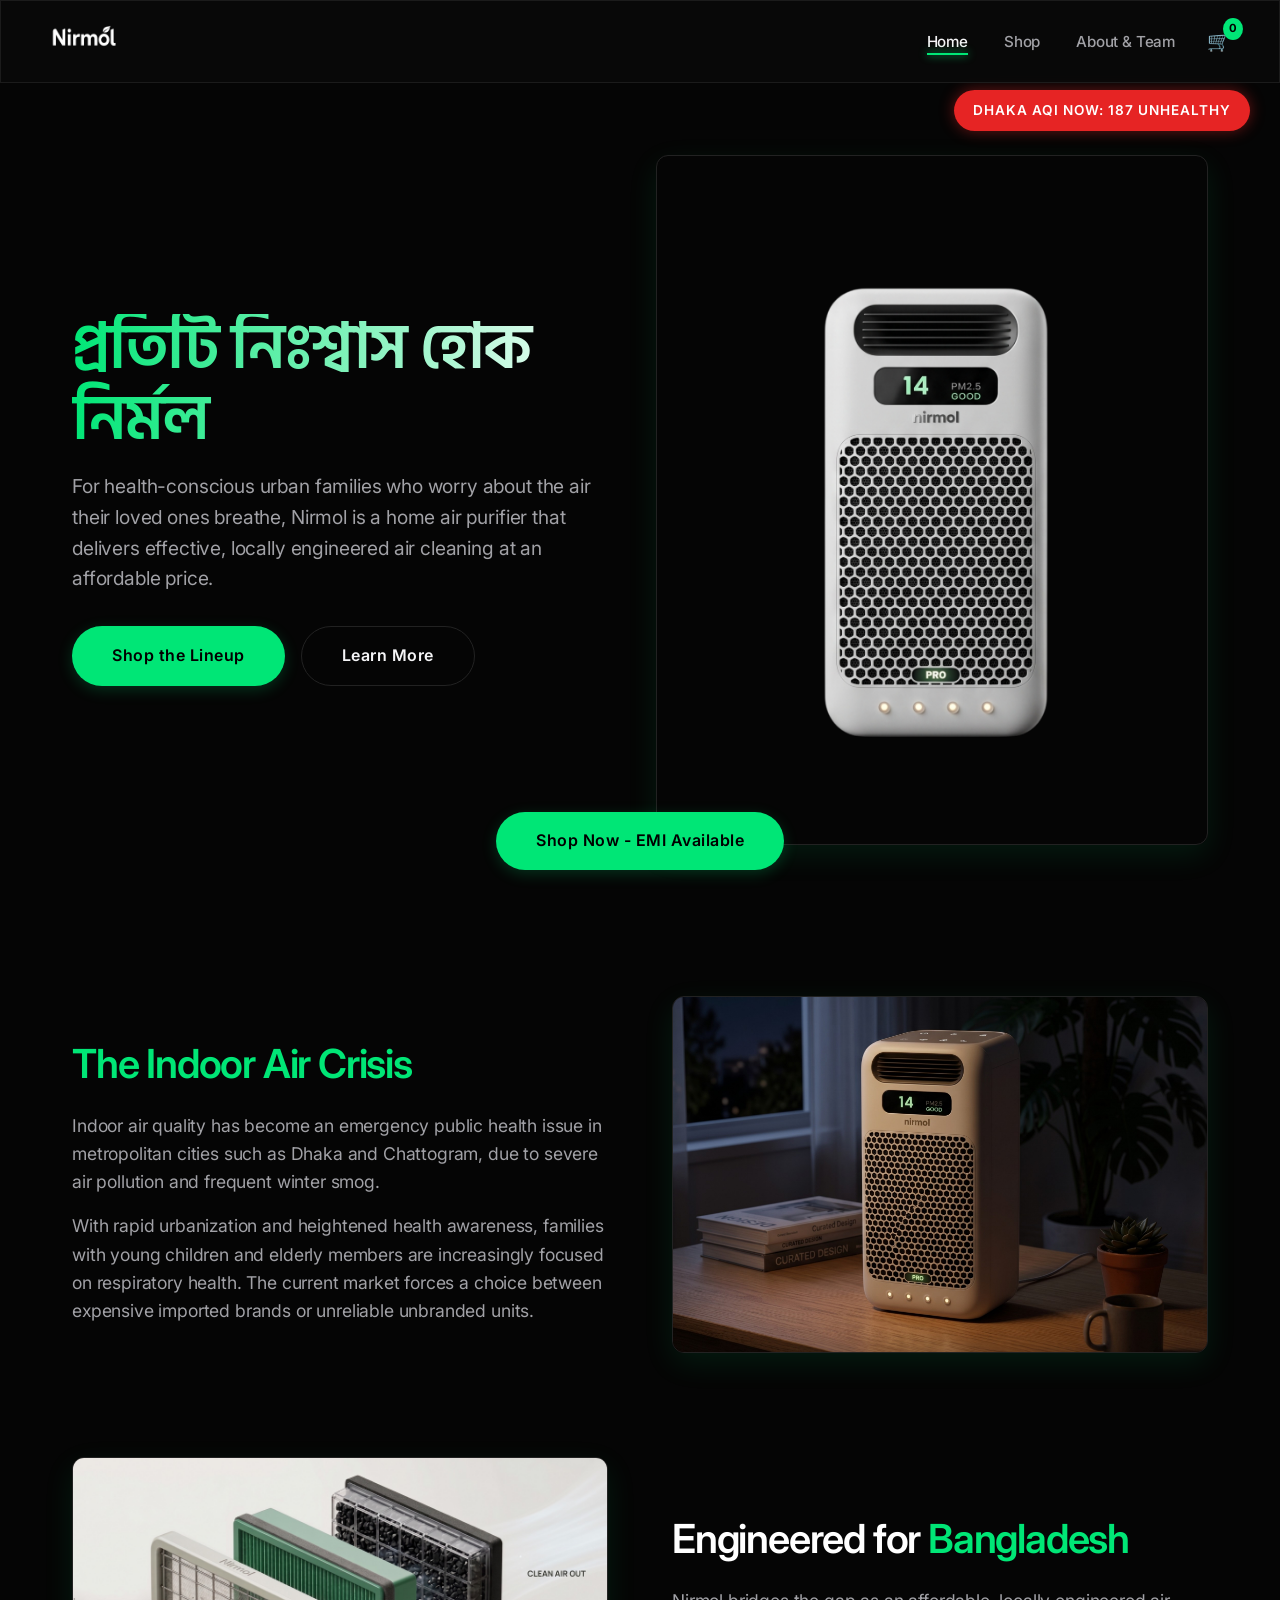
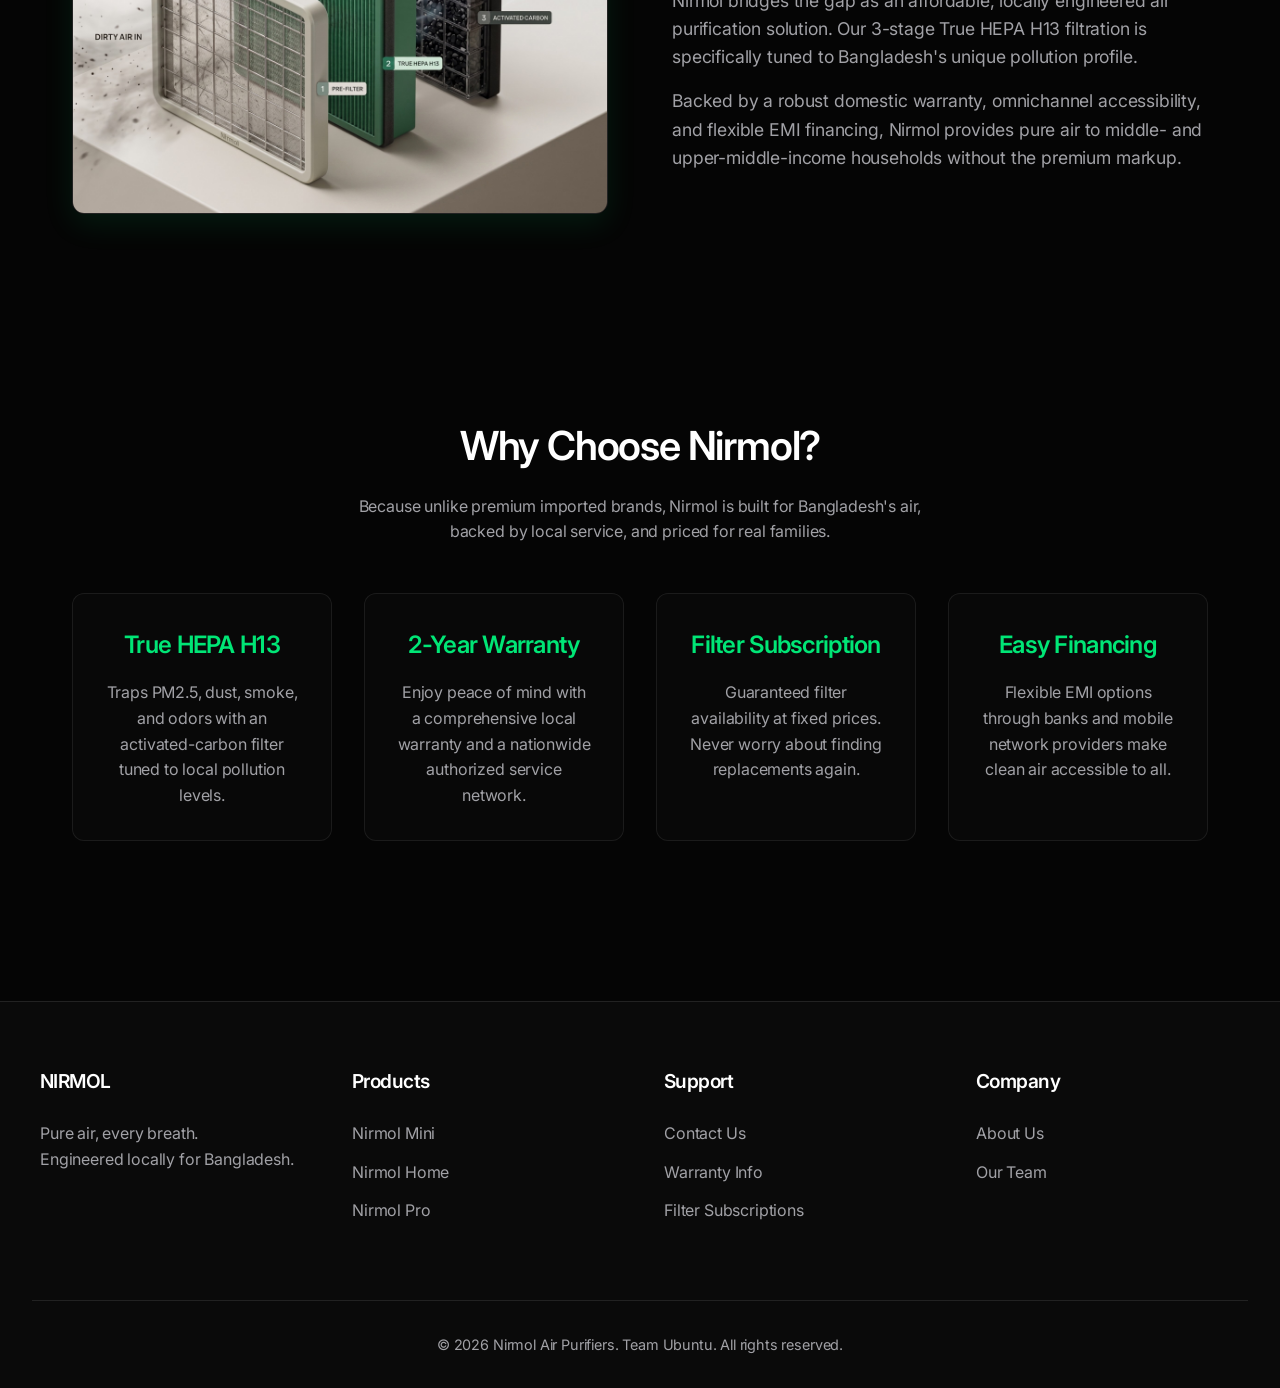
<file: index.html>
<!DOCTYPE html>
<html lang="en">

<head>
    <meta charset="UTF-8">
    <meta name="viewport" content="width=device-width, initial-scale=1.0">
    <title>Nirmol | Pure Air, Every Breath</title>
    <link rel="preconnect" href="https://fonts.googleapis.com">
    <link rel="preconnect" href="https://fonts.gstatic.com" crossorigin>
    <link
        href="https://fonts.googleapis.com/css2?family=Hind+Siliguri:wght@400;600;700&family=Inter:wght@400;500;700&display=swap"
        rel="stylesheet">
    <link rel="stylesheet" href="css/styles.css">
    <style>
        /* Home Specific Styles */
        #hero {
            min-height: 100vh;
            display: flex;
            align-items: center;
            justify-content: space-between;
            max-width: 1200px;
            margin: 0 auto;
            padding: 100px 2rem 0 2rem;
        }

        .hero-text {
            flex: 1;
            padding-right: 2rem;
            max-width: 600px;
        }

        .hero-text h1 {
            font-size: 4rem;
            font-family: var(--font-bangla);
            line-height: 1.1;
            margin-bottom: 1rem;
            background: linear-gradient(90deg, var(--color-primary-green), #fff);
            -webkit-background-clip: text;
            -webkit-text-fill-color: transparent;
        }

        .hero-text p {
            font-size: 1.2rem;
            color: var(--color-text-muted);
            margin-bottom: 2rem;
        }

        .hero-visual {
            flex: 1;
            display: flex;
            justify-content: center;
            align-items: center;
        }

        .hero-visual .img-placeholder {
            width: 100%;
            max-width: 500px;
            height: 600px;
            border-radius: 20px;
            box-shadow: 0 20px 50px rgba(0, 230, 118, 0.15);
        }

        .features-grid {
            display: grid;
            grid-template-columns: repeat(auto-fit, minmax(250px, 1fr));
            gap: 2rem;
            margin-top: 3rem;
        }

        .feature-card {
            padding: 2rem;
            border-radius: 12px;
            text-align: center;
            transition: transform var(--transition-speed);
        }

        .feature-card:hover {
            transform: translateY(-10px);
            border-color: var(--color-primary-green);
        }

        .split-section {
            display: flex;
            align-items: center;
            gap: 4rem;
            margin: 6rem 0;
        }

        .split-text {
            flex: 1;
        }

        .split-visual {
            flex: 1;
        }

        .split-section.reverse {
            flex-direction: row-reverse;
        }

        @media (max-width: 768px) {
            #hero {
                flex-direction: column;
                text-align: center;
                padding-top: 120px;
            }

            .hero-text {
                padding-right: 0;
                margin-bottom: 3rem;
            }

            .split-section,
            .split-section.reverse {
                flex-direction: column;
                text-align: center;
                gap: 2rem;
            }

            .hero-text h1 {
                font-size: 2.5rem;
            }
        }
    </style>
</head>

<body class="dark-theme">

    <!-- Navigation -->
    <nav class="glass">
        <a href="index.html" class="logo">
            <img src="assets/logo.png" alt="Nirmol" style="aspect-ratio: 2/1; object-fit: contain;">
        </a>
        <a href="cart.html" class="cart-icon">🛒 <span id="cart-count">0</span></a>
        <button class="menu-toggle" id="menu-toggle">☰</button>
        <div class="nav-links" id="nav-links">
            <a href="index.html" class="active">Home</a>
            <a href="shop.html">Shop</a>
            <a href="about.html">About & Team</a>
        </div>
    </nav>

    <!-- Live AQI Widget -->
    <div class="aqi-widget">
        DHAKA AQI NOW: 187 UNHEALTHY
    </div>

    <!-- Hero Section -->
    <section id="hero">
        <div class="hero-text reveal">
            <h1>প্রতিটি নিঃশ্বাস হোক নির্মল</h1>
            <p>For health-conscious urban families who worry about the air their loved ones breathe, Nirmol is a home
                air purifier that delivers effective, locally engineered air cleaning at an affordable price.</p>
            <div style="display: flex; gap: 1rem; flex-wrap: wrap;">
                <a href="shop.html" class="magnetic-btn">Shop the Lineup</a>
                <a href="#problem" class="magnetic-btn secondary">Learn More</a>
            </div>
        </div>
        <div class="hero-visual reveal" style="transition-delay: 0.2s;">
            <img src="assets/hero.png" alt="Nirmol Air Purifier"
                style="width: 100%; aspect-ratio: 4/5; object-fit: cover; border-radius: 12px; box-shadow: 0 10px 30px rgba(0, 230, 118, 0.1); border: 1px solid var(--color-border);">
        </div>
    </section>

    <main class="container">

        <!-- The Problem -->
        <section id="problem" class="split-section reveal">
            <div class="split-text">
                <h2 class="text-green" style="font-size: 2.5rem; margin-bottom: 1rem;">The Indoor Air Crisis</h2>
                <p class="text-muted" style="font-size: 1.1rem; margin-bottom: 1rem;">
                    Indoor air quality has become an emergency public health issue in metropolitan cities such as Dhaka
                    and Chattogram, due to severe air pollution and frequent winter smog.
                </p>
                <p class="text-muted" style="font-size: 1.1rem;">
                    With rapid urbanization and heightened health awareness, families with young children and elderly
                    members are increasingly focused on respiratory health. The current market forces a choice between
                    expensive imported brands or unreliable unbranded units.
                </p>
            </div>
            <div class="split-visual">
                <img src="assets/problem.jpg" alt="Indoor Air Crisis in Dhaka"
                    style="width: 100%; aspect-ratio: 3/2; object-fit: cover; border-radius: 12px; box-shadow: 0 10px 30px rgba(0, 230, 118, 0.1); border: 1px solid var(--color-border);">
            </div>
        </section>

        <!-- The Solution -->
        <section class="split-section reverse reveal">
            <div class="split-text">
                <h2 style="font-size: 2.5rem; margin-bottom: 1rem;">Engineered for <span
                        class="text-green">Bangladesh</span></h2>
                <p class="text-muted" style="font-size: 1.1rem; margin-bottom: 1rem;">
                    Nirmol bridges the gap as an affordable, locally engineered air purification solution. Our 3-stage
                    True HEPA H13 filtration is specifically tuned to Bangladesh's unique pollution profile.
                </p>
                <p class="text-muted" style="font-size: 1.1rem;">
                    Backed by a robust domestic warranty, omnichannel accessibility, and flexible EMI financing, Nirmol
                    provides pure air to middle- and upper-middle-income households without the premium markup.
                </p>
            </div>
            <div class="split-visual">
                <img src="assets/solution.jpg" alt="Filter Technology"
                    style="width: 100%; aspect-ratio: 3/2; object-fit: cover; border-radius: 12px; box-shadow: 0 10px 30px rgba(0, 230, 118, 0.1); border: 1px solid var(--color-border);">
            </div>
        </section>

        <!-- Features Grid -->
        <section class="section-padding reveal">
            <h2 class="text-center" style="font-size: 2.5rem; margin-bottom: 1rem;">Why Choose Nirmol?</h2>
            <p class="text-center text-muted" style="max-width: 600px; margin: 0 auto;">Because unlike premium imported
                brands, Nirmol is built for Bangladesh's air, backed by local service, and priced for real families.</p>

            <div class="features-grid">
                <div class="feature-card glass">
                    <h3 class="text-green" style="font-size: 1.5rem; margin-bottom: 1rem;">True HEPA H13</h3>
                    <p class="text-muted">Traps PM2.5, dust, smoke, and odors with an activated-carbon filter tuned to
                        local pollution levels.</p>
                </div>
                <div class="feature-card glass">
                    <h3 class="text-green" style="font-size: 1.5rem; margin-bottom: 1rem;">2-Year Warranty</h3>
                    <p class="text-muted">Enjoy peace of mind with a comprehensive local warranty and a nationwide
                        authorized service network.</p>
                </div>
                <div class="feature-card glass">
                    <h3 class="text-green" style="font-size: 1.5rem; margin-bottom: 1rem;">Filter Subscription</h3>
                    <p class="text-muted">Guaranteed filter availability at fixed prices. Never worry about finding
                        replacements again.</p>
                </div>
                <div class="feature-card glass">
                    <h3 class="text-green" style="font-size: 1.5rem; margin-bottom: 1rem;">Easy Financing</h3>
                    <p class="text-muted">Flexible EMI options through banks and mobile network providers make clean air
                        accessible to all.</p>
                </div>
            </div>
        </section>

    </main>

    <!-- Footer -->
    <footer>
        <div class="footer-grid">
            <div class="footer-col">
                <h4 class="text-green">NIRMOL</h4>
                <p>Pure air, every breath.<br>Engineered locally for Bangladesh.</p>
            </div>
            <div class="footer-col">
                <h4>Products</h4>
                <a href="shop.html">Nirmol Mini</a>
                <a href="shop.html">Nirmol Home</a>
                <a href="shop.html">Nirmol Pro</a>
            </div>
            <div class="footer-col">
                <h4>Support</h4>
                <a href="#">Contact Us</a>
                <a href="#">Warranty Info</a>
                <a href="#">Filter Subscriptions</a>
            </div>
            <div class="footer-col">
                <h4>Company</h4>
                <a href="about.html">About Us</a>
                <a href="about.html">Our Team</a>
            </div>
        </div>
        <div class="footer-bottom">
            &copy; 2026 Nirmol Air Purifiers. Team Ubuntu. All rights reserved.
        </div>
    </footer>

    <!-- Sticky CTA -->
    <a href="shop.html" class="sticky-cta magnetic-btn">Shop Now - EMI Available</a>

    <script>
        // Scroll Reveal Logic
        document.addEventListener('DOMContentLoaded', () => {
            const reveals = document.querySelectorAll('.reveal');
            const revealOnScroll = () => {
                const windowHeight = window.innerHeight;
                reveals.forEach(reveal => {
                    const revealTop = reveal.getBoundingClientRect().top;
                    const revealPoint = 100;
                    if (revealTop < windowHeight - revealPoint) {
                        reveal.classList.add('visible');
                    }
                });
            };
            window.addEventListener('scroll', revealOnScroll);
            revealOnScroll(); // Trigger on load
        });
    </script>
    <script src="js/cart.js"></script>
</body>

</html>
</file>
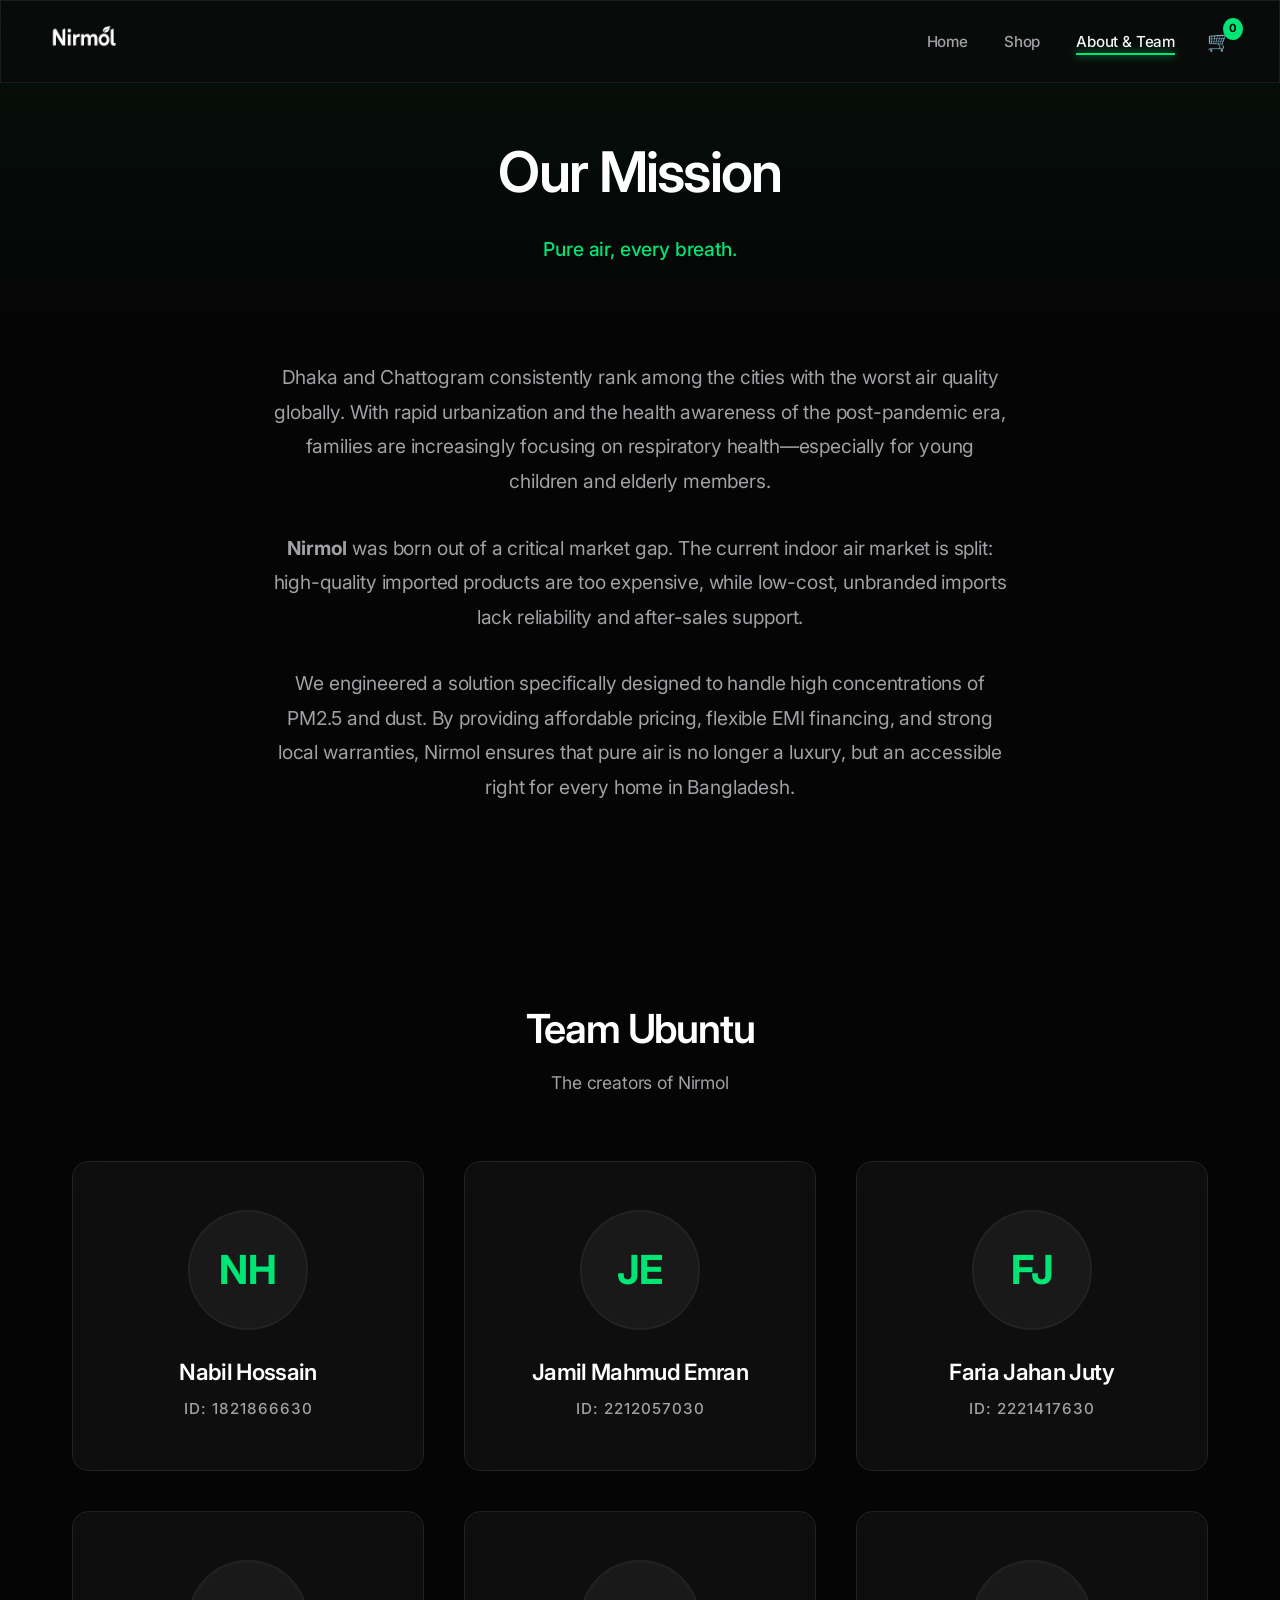
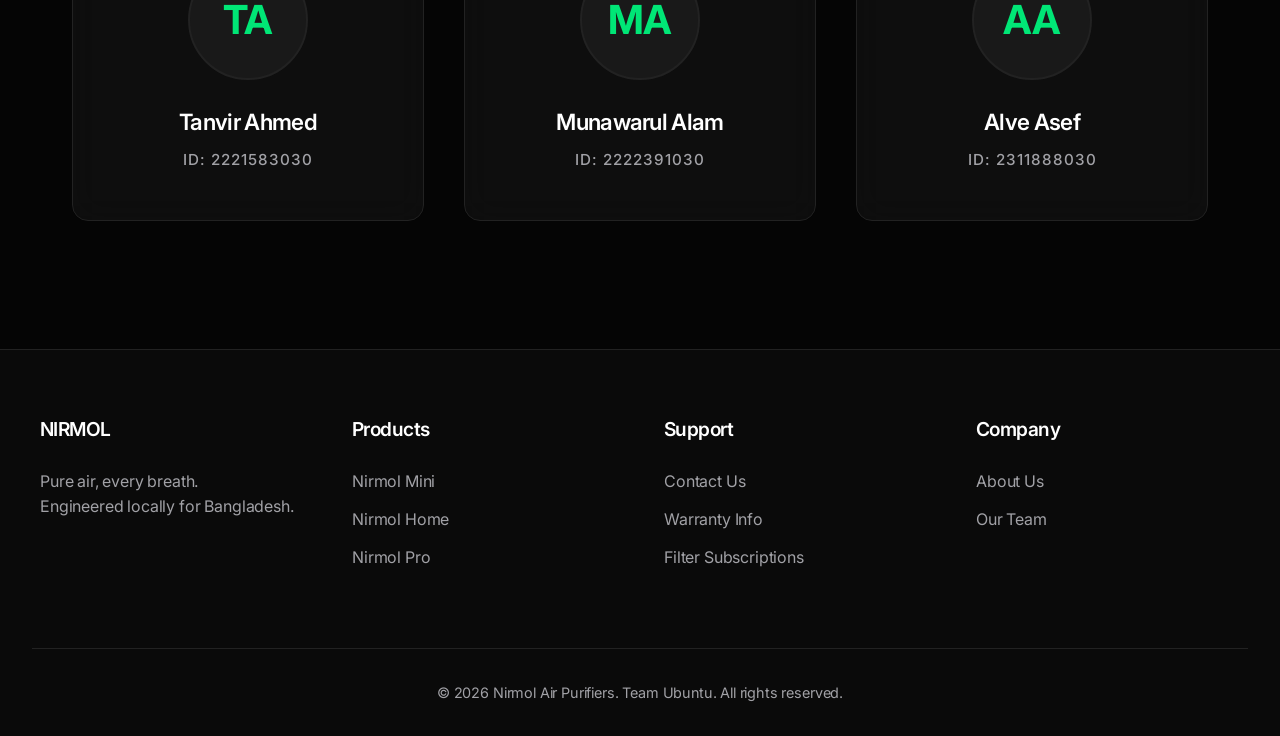
<file: about.html>
<!DOCTYPE html>
<html lang="en">
<head>
    <meta charset="UTF-8">
    <meta name="viewport" content="width=device-width, initial-scale=1.0">
    <title>About Us | Nirmol Air Purifiers</title>
    <link rel="preconnect" href="https://fonts.googleapis.com">
    <link rel="preconnect" href="https://fonts.gstatic.com" crossorigin>
    <link href="https://fonts.googleapis.com/css2?family=Hind+Siliguri:wght@400;600;700&family=Inter:wght@400;500;700&display=swap" rel="stylesheet">
    <link rel="stylesheet" href="css/styles.css">
    <style>
        .page-header {
            text-align: center;
            padding: 8rem 2rem 4rem;
            background: linear-gradient(180deg, rgba(0, 230, 118, 0.05) 0%, transparent 100%);
        }
        
        .mission-section {
            padding: 2rem 2rem 6rem;
            max-width: 800px;
            margin: 0 auto;
            text-align: center;
        }

        .mission-section p {
            font-size: 1.2rem;
            margin-bottom: 2rem;
            color: var(--color-text-muted);
            line-height: 1.8;
        }

        .team-section {
            padding: 4rem 2rem;
            max-width: 1200px;
            margin: 0 auto;
        }

        .team-grid {
            display: grid;
            grid-template-columns: repeat(auto-fit, minmax(280px, 1fr));
            gap: 2.5rem;
            margin-top: 4rem;
        }

        .team-card {
            background-color: var(--color-card-bg);
            border-radius: 16px;
            padding: 3rem 2rem;
            text-align: center;
            position: relative;
            border: 1px solid var(--color-border);
            transition: transform 0.4s cubic-bezier(0.175, 0.885, 0.32, 1.275), border-color var(--transition-speed);
        }

        .team-card:hover {
            transform: translateY(-10px);
            border-color: var(--color-primary-green);
        }

        .avatar-placeholder {
            width: 120px;
            height: 120px;
            border-radius: 50%;
            background-color: rgba(255, 255, 255, 0.05);
            margin: 0 auto 1.5rem;
            display: flex;
            align-items: center;
            justify-content: center;
            font-size: 2.5rem;
            font-weight: bold;
            color: var(--color-primary-green);
            border: 2px solid var(--color-border);
            transition: background-color var(--transition-speed), color var(--transition-speed), border-color var(--transition-speed);
        }

        .team-card:hover .avatar-placeholder {
            background-color: var(--color-primary-green);
            color: #000;
            border-color: var(--color-primary-green);
        }

        .team-card h3 {
            font-size: 1.4rem;
            margin-bottom: 0.5rem;
            color: #fff;
        }

        .team-card p {
            color: var(--color-text-muted);
            font-size: 0.95rem;
            text-transform: uppercase;
            letter-spacing: 1px;
            font-weight: 500;
        }
    </style>
</head>
<body class="dark-theme">

    <!-- Navigation -->
    <nav class="glass">
        <a href="index.html" class="logo">
            <img src="assets/logo.png" alt="Nirmol" style="aspect-ratio: 2/1; object-fit: contain;">
        </a>
        <a href="cart.html" class="cart-icon">🛒 <span id="cart-count">0</span></a>
        <button class="menu-toggle" id="menu-toggle">☰</button>
        <div class="nav-links" id="nav-links">
            <a href="index.html">Home</a>
            <a href="shop.html">Shop</a>
            <a href="about.html" class="active">About & Team</a>
        </div>
    </nav>

    <main>
        <div class="page-header reveal">
            <h1 style="font-size: 3.5rem; margin-bottom: 1rem;">Our Mission</h1>
            <p class="text-green" style="font-size: 1.2rem; font-weight: 500;">Pure air, every breath.</p>
        </div>

        <section class="mission-section reveal" style="transition-delay: 0.2s;">
            <p>
                Dhaka and Chattogram consistently rank among the cities with the worst air quality globally. 
                With rapid urbanization and the health awareness of the post-pandemic era, families are increasingly 
                focusing on respiratory health—especially for young children and elderly members.
            </p>
            <p>
                <strong>Nirmol</strong> was born out of a critical market gap. The current indoor air market is split: 
                high-quality imported products are too expensive, while low-cost, unbranded imports lack reliability and 
                after-sales support. 
            </p>
            <p>
                We engineered a solution specifically designed to handle high concentrations of PM2.5 and dust. By providing 
                affordable pricing, flexible EMI financing, and strong local warranties, Nirmol ensures that pure air is no 
                longer a luxury, but an accessible right for every home in Bangladesh.
            </p>
        </section>

        <!-- The Team -->
        <section class="team-section">
            <div class="reveal" style="text-align: center;">
                <h2 style="font-size: 2.5rem;">Team Ubuntu</h2>
                <p class="text-muted" style="margin-top: 0.5rem; font-size: 1.1rem;">The creators of Nirmol</p>
            </div>
            
            <div class="team-grid">
                <!-- Nabil Hossain -->
                <div class="team-card glass reveal" style="transition-delay: 0.1s;">
                    <div class="avatar-placeholder">NH</div>
                    <h3>Nabil Hossain</h3>
                    <p>ID: 1821866630</p>
                </div>
                
                <!-- Jamil Mahmud Emran -->
                <div class="team-card glass reveal" style="transition-delay: 0.2s;">
                    <div class="avatar-placeholder">JE</div>
                    <h3>Jamil Mahmud Emran</h3>
                    <p>ID: 2212057030</p>
                </div>
                
                <!-- Faria Jahan juty -->
                <div class="team-card glass reveal" style="transition-delay: 0.3s;">
                    <div class="avatar-placeholder">FJ</div>
                    <h3>Faria Jahan Juty</h3>
                    <p>ID: 2221417630</p>
                </div>
                
                <!-- Tanvir Ahmed -->
                <div class="team-card glass reveal" style="transition-delay: 0.4s;">
                    <div class="avatar-placeholder">TA</div>
                    <h3>Tanvir Ahmed</h3>
                    <p>ID: 2221583030</p>
                </div>
                
                <!-- Munawarul Alam -->
                <div class="team-card glass reveal" style="transition-delay: 0.5s;">
                    <div class="avatar-placeholder">MA</div>
                    <h3>Munawarul Alam</h3>
                    <p>ID: 2222391030</p>
                </div>
                
                <!-- Alve Asef -->
                <div class="team-card glass reveal" style="transition-delay: 0.6s;">
                    <div class="avatar-placeholder">AA</div>
                    <h3>Alve Asef</h3>
                    <p>ID: 2311888030</p>
                </div>
            </div>
        </section>
    </main>

    <!-- Footer -->
    <footer>
        <div class="footer-grid">
            <div class="footer-col">
                <h4 class="text-green">NIRMOL</h4>
                <p>Pure air, every breath.<br>Engineered locally for Bangladesh.</p>
            </div>
            <div class="footer-col">
                <h4>Products</h4>
                <a href="shop.html">Nirmol Mini</a>
                <a href="shop.html">Nirmol Home</a>
                <a href="shop.html">Nirmol Pro</a>
            </div>
            <div class="footer-col">
                <h4>Support</h4>
                <a href="#">Contact Us</a>
                <a href="#">Warranty Info</a>
                <a href="#">Filter Subscriptions</a>
            </div>
            <div class="footer-col">
                <h4>Company</h4>
                <a href="about.html">About Us</a>
                <a href="about.html">Our Team</a>
            </div>
        </div>
        <div class="footer-bottom">
            &copy; 2026 Nirmol Air Purifiers. Team Ubuntu. All rights reserved.
        </div>
    </footer>

    <script>
        document.addEventListener('DOMContentLoaded', () => {
            const reveals = document.querySelectorAll('.reveal');
            const revealOnScroll = () => {
                const windowHeight = window.innerHeight;
                reveals.forEach(reveal => {
                    const revealTop = reveal.getBoundingClientRect().top;
                    const revealPoint = 100;
                    if (revealTop < windowHeight - revealPoint) {
                        reveal.classList.add('visible');
                    }
                });
            };
            window.addEventListener('scroll', revealOnScroll);
            revealOnScroll();
        });
    </script>
    <script src="js/cart.js"></script>
</body>
</html>
</file>
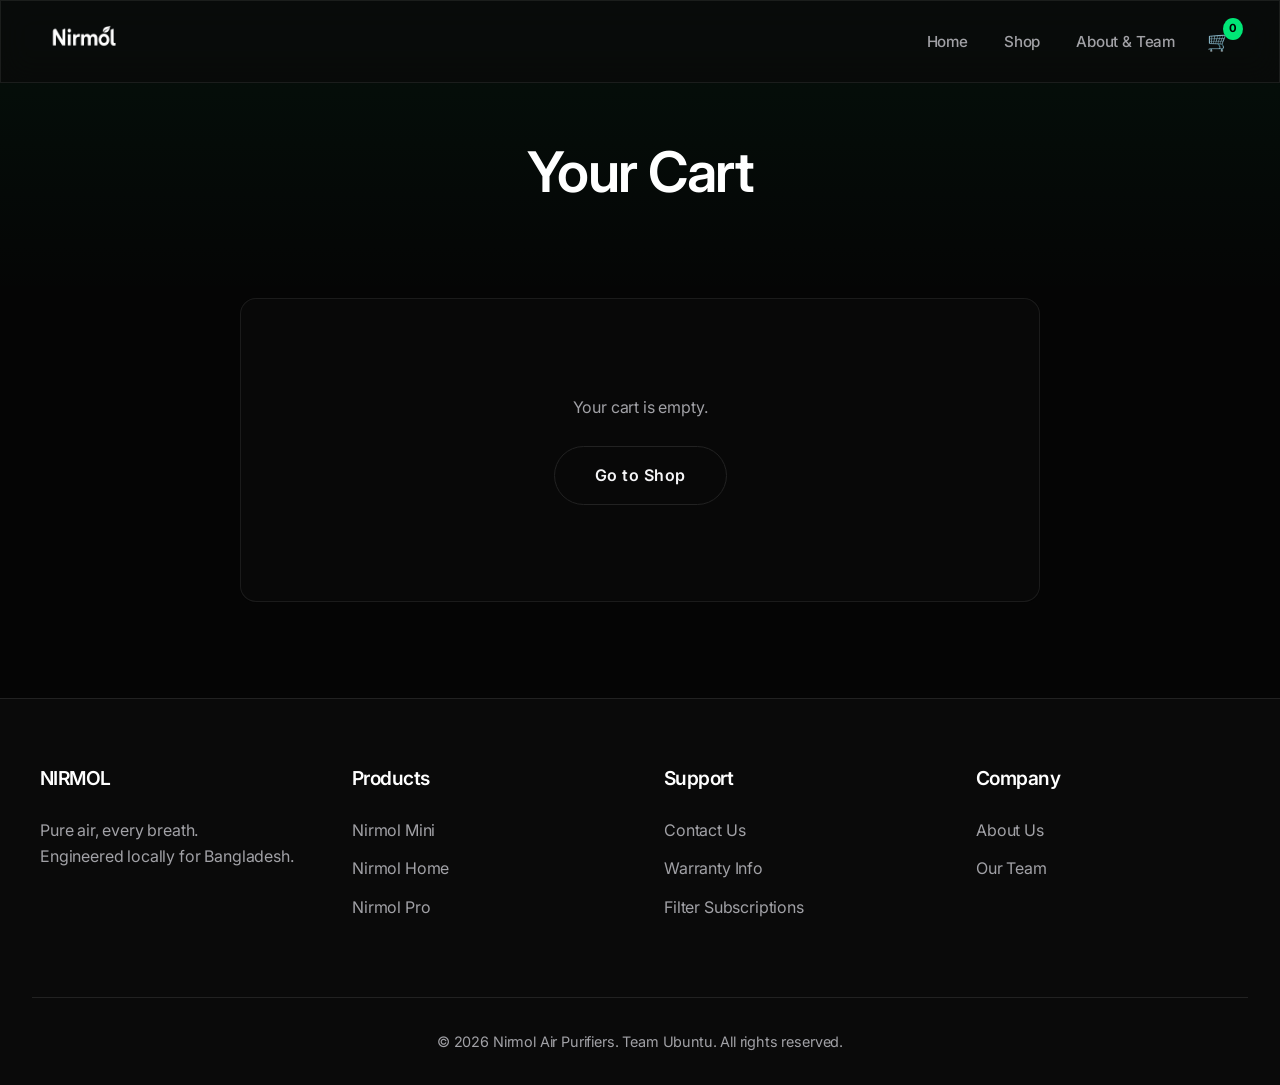
<file: cart.html>
<!DOCTYPE html>
<html lang="en">
<head>
    <meta charset="UTF-8">
    <meta name="viewport" content="width=device-width, initial-scale=1.0">
    <title>Your Cart | Nirmol Air Purifiers</title>
    <link href="https://fonts.googleapis.com/css2?family=Hind+Siliguri:wght@400;600;700&family=Inter:wght@400;500;700&display=swap" rel="stylesheet">
    <link rel="stylesheet" href="css/styles.css">
    <style>
        .page-header {
            text-align: center;
            padding: 8rem 2rem 4rem;
            background: linear-gradient(180deg, rgba(0, 230, 118, 0.05) 0%, transparent 100%);
        }
        .cart-container {
            max-width: 800px;
            margin: 0 auto;
            padding: 2rem;
            margin-bottom: 6rem;
        }
        .cart-item {
            display: flex;
            justify-content: space-between;
            align-items: center;
            padding: 1.5rem;
            border-bottom: 1px solid var(--color-border);
        }
        .cart-item:last-child {
            border-bottom: none;
        }
        .item-details h3 { margin-bottom: 0.5rem; }
        .item-price { color: var(--color-primary-green); font-weight: 600; }
        .cart-total {
            text-align: right;
            padding: 2rem;
            font-size: 1.5rem;
            font-weight: 700;
        }
        .checkout-btn {
            float: right;
        }
        .empty-cart {
            text-align: center;
            padding: 4rem;
            color: var(--color-text-muted);
        }
    </style>
</head>
<body class="dark-theme">

    <nav class="glass">
        <a href="index.html" class="logo">
            <img src="assets/logo.png" alt="Nirmol" style="aspect-ratio: 2/1; object-fit: contain;">
        </a>
        <a href="cart.html" class="cart-icon active">🛒 <span id="cart-count">0</span></a>
        <button class="menu-toggle" id="menu-toggle">☰</button>
        <div class="nav-links" id="nav-links">
            <a href="index.html">Home</a>
            <a href="shop.html">Shop</a>
            <a href="about.html">About & Team</a>
        </div>
    </nav>

    <main>
        <div class="page-header">
            <h1 style="font-size: 3.5rem; margin-bottom: 1rem;">Your Cart</h1>
        </div>

        <section class="cart-container glass" style="border-radius: 16px;">
            <div id="cart-items">
                <!-- Cart items injected here via JS -->
            </div>
            <div id="cart-summary" style="display: none;">
                <div class="cart-total">Total: ৳ <span id="cart-total-price">0</span></div>
                <a href="checkout.html" class="magnetic-btn checkout-btn">Checkout</a>
                <div style="clear: both;"></div>
            </div>
        </section>
    </main>

    <!-- Footer -->
    <footer>
        <div class="footer-grid">
            <div class="footer-col">
                <h4 class="text-green">NIRMOL</h4>
                <p>Pure air, every breath.<br>Engineered locally for Bangladesh.</p>
            </div>
            <div class="footer-col">
                <h4>Products</h4>
                <a href="shop.html">Nirmol Mini</a>
                <a href="shop.html">Nirmol Home</a>
                <a href="shop.html">Nirmol Pro</a>
            </div>
            <div class="footer-col">
                <h4>Support</h4>
                <a href="#">Contact Us</a>
                <a href="#">Warranty Info</a>
                <a href="#">Filter Subscriptions</a>
            </div>
            <div class="footer-col">
                <h4>Company</h4>
                <a href="about.html">About Us</a>
                <a href="about.html">Our Team</a>
            </div>
        </div>
        <div class="footer-bottom">
            &copy; 2026 Nirmol Air Purifiers. Team Ubuntu. All rights reserved.
        </div>
    </footer>
    
    <script src="js/cart.js"></script>
    <script>
        document.addEventListener('DOMContentLoaded', () => {
            const cartItemsContainer = document.getElementById('cart-items');
            const cartSummary = document.getElementById('cart-summary');
            const cartTotalPrice = document.getElementById('cart-total-price');
            const cart = getCart();

            if (cart.length === 0) {
                cartItemsContainer.innerHTML = '<div class="empty-cart">Your cart is empty. <br><br><a href="shop.html" class="magnetic-btn secondary">Go to Shop</a></div>';
            } else {
                let total = 0;
                cartItemsContainer.innerHTML = '';
                cart.forEach((item, index) => {
                    total += item.price * item.quantity;
                    cartItemsContainer.innerHTML += `
                        <div class="cart-item">
                            <div class="item-details">
                                <h3>${item.name}</h3>
                                <div class="item-price">৳ ${item.price.toLocaleString()} x ${item.quantity}</div>
                            </div>
                            <div>
                                <button onclick="removeFromCart(${index})" class="magnetic-btn secondary" style="padding: 0.5rem 1rem;">Remove</button>
                            </div>
                        </div>
                    `;
                });
                cartTotalPrice.innerText = total.toLocaleString();
                cartSummary.style.display = 'block';
            }
        });

        function removeFromCart(index) {
            let cart = getCart();
            cart.splice(index, 1);
            localStorage.setItem('nirmol_cart', JSON.stringify(cart));
            window.location.reload();
        }
    </script>
</body>
</html>
</file>
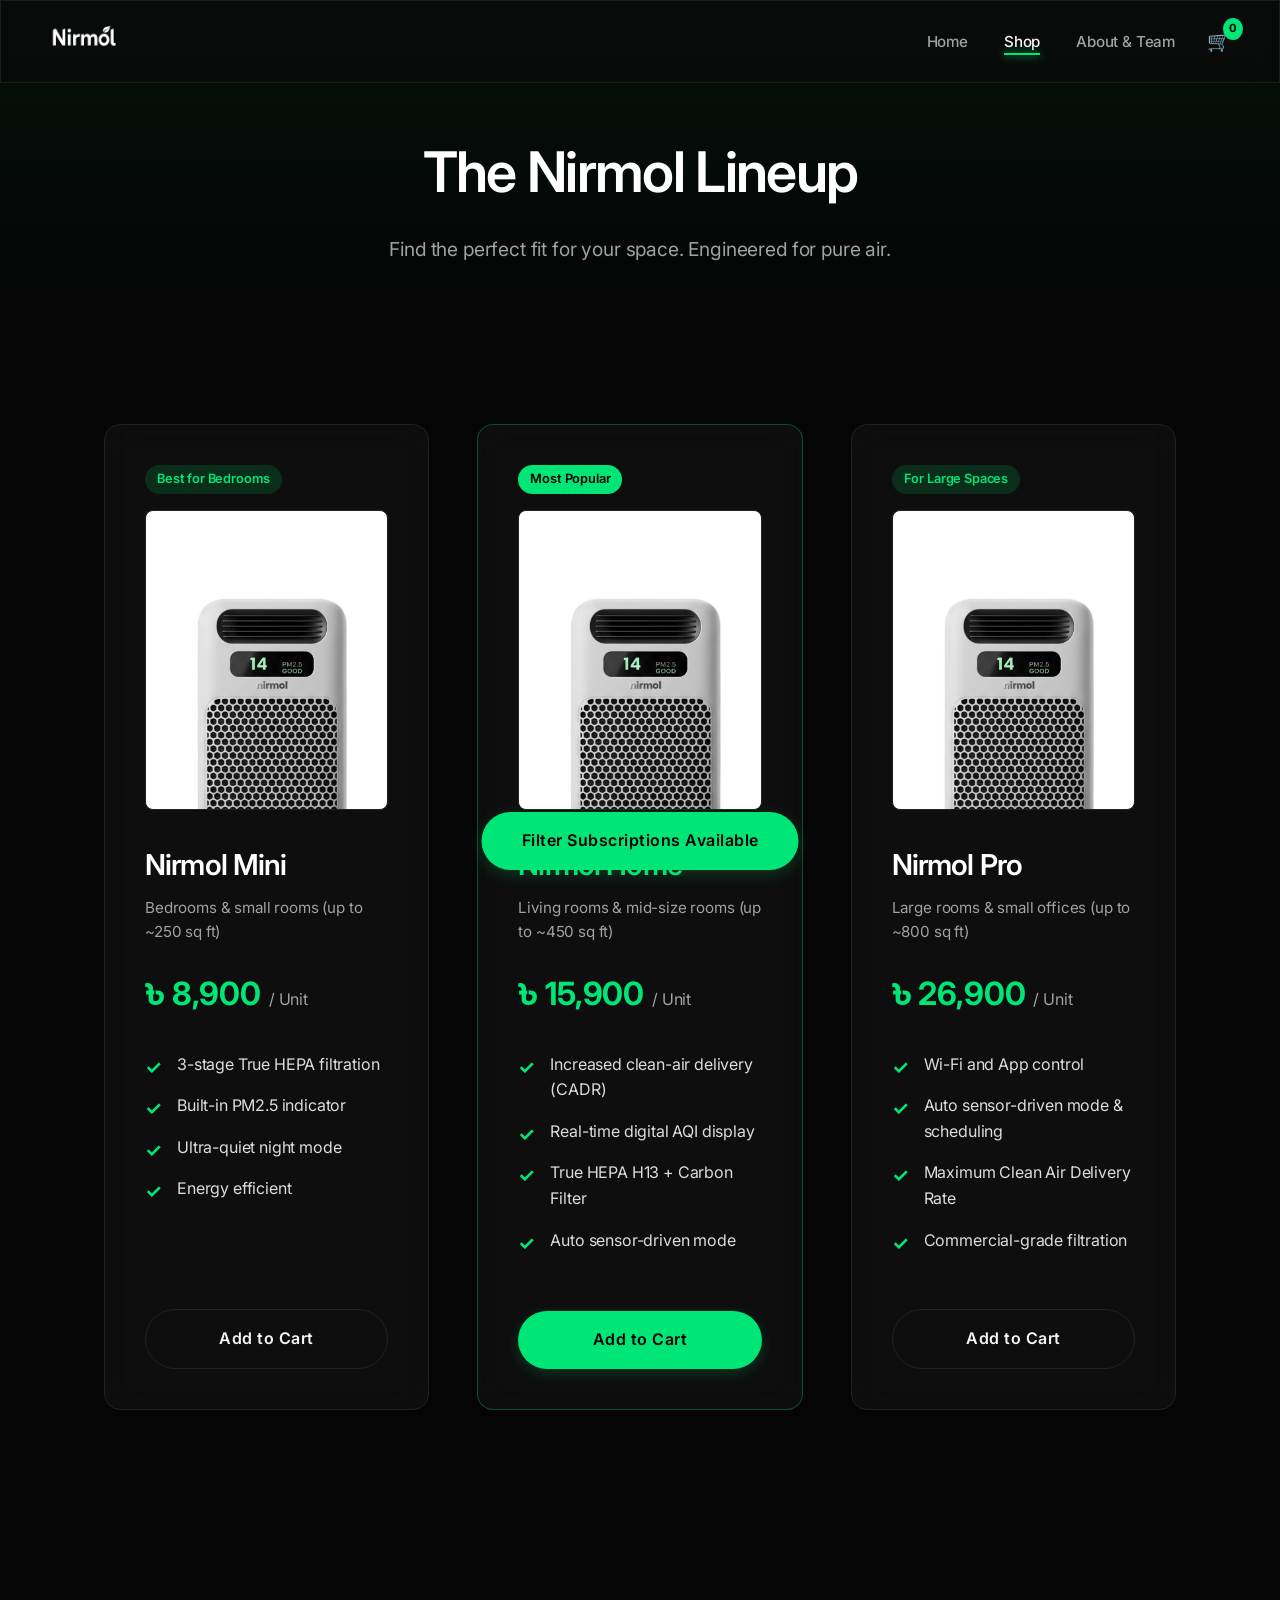
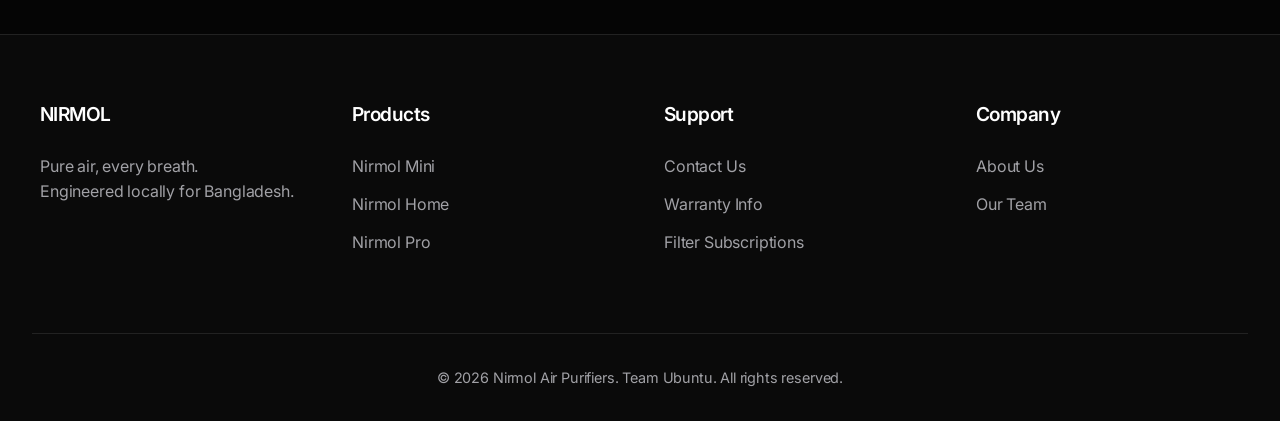
<file: checkout.html>
<!DOCTYPE html>
<html lang="en">
<head>
    <meta charset="UTF-8">
    <meta name="viewport" content="width=device-width, initial-scale=1.0">
    <title>Checkout | Nirmol Air Purifiers</title>
    <link href="https://fonts.googleapis.com/css2?family=Hind+Siliguri:wght@400;600;700&family=Inter:wght@400;500;700&display=swap" rel="stylesheet">
    <link rel="stylesheet" href="css/styles.css">
    <style>
        .page-header {
            text-align: center;
            padding: 8rem 2rem 4rem;
            background: linear-gradient(180deg, rgba(0, 230, 118, 0.05) 0%, transparent 100%);
        }
        .checkout-container {
            max-width: 1200px;
            margin: 0 auto;
            padding: 2rem;
            display: grid;
            grid-template-columns: 2fr 1fr;
            gap: 3rem;
            margin-bottom: 6rem;
        }
        
        .checkout-section {
            background-color: var(--color-card-bg);
            border: 1px solid var(--color-border);
            border-radius: 16px;
            padding: 2rem;
            margin-bottom: 2rem;
        }
        .checkout-section h2 { margin-bottom: 1.5rem; border-bottom: 1px solid var(--color-border); padding-bottom: 1rem;}
        
        .form-group { margin-bottom: 1.5rem; }
        .form-group label { display: block; margin-bottom: 0.5rem; color: var(--color-text-muted); }
        .form-control {
            width: 100%;
            padding: 1rem;
            background-color: rgba(0,0,0,0.5);
            border: 1px solid var(--color-border);
            border-radius: 8px;
            color: #fff;
            font-family: inherit;
        }
        .form-control:focus { outline: none; border-color: var(--color-primary-green); }

        .payment-methods { display: flex; gap: 1rem; flex-wrap: wrap; margin-bottom: 1.5rem; }
        .payment-method {
            flex: 1;
            min-width: 100px;
            padding: 1rem;
            border: 1px solid var(--color-border);
            border-radius: 8px;
            text-align: center;
            cursor: pointer;
            transition: all var(--transition-speed);
        }
        .payment-method.active {
            border-color: var(--color-primary-green);
            background-color: rgba(0, 230, 118, 0.1);
            color: var(--color-primary-green);
            font-weight: 600;
        }

        .payment-details { display: none; }
        .payment-details.active { display: block; animation: fadeIn 0.3s ease-out; }
        
        @keyframes fadeIn { from {opacity: 0;} to {opacity: 1;} }

        .spinner {
            width: 60px; height: 60px;
            border: 5px solid rgba(0, 230, 118, 0.2);
            border-top-color: var(--color-primary-green);
            border-radius: 50%;
            animation: spin 1s linear infinite;
            margin: 0 auto 2rem;
        }
        @keyframes spin {
            to { transform: rotate(360deg); }
        }

        .summary-item { display: flex; justify-content: space-between; margin-bottom: 1rem; color: var(--color-text-muted);}
        .summary-total { display: flex; justify-content: space-between; font-size: 1.2rem; font-weight: 700; margin-top: 1.5rem; padding-top: 1.5rem; border-top: 1px solid var(--color-border); color: #fff;}

        /* Success Modal */
        #success-modal {
            display: none;
            position: fixed;
            top: 0; left: 0; width: 100%; height: 100%;
            background: rgba(0,0,0,0.8);
            z-index: 2000;
            align-items: center;
            justify-content: center;
        }
        .modal-content {
            background: var(--color-bg);
            padding: 4rem;
            border-radius: 16px;
            text-align: center;
            border: 1px solid var(--color-primary-green);
            box-shadow: 0 0 50px rgba(0, 230, 118, 0.2);
        }
        .checkmark {
            width: 80px; height: 80px; border-radius: 50%;
            background: var(--color-primary-green);
            display: flex; align-items: center; justify-content: center;
            margin: 0 auto 2rem; color: #000; font-size: 2.5rem;
        }

        @media (max-width: 1024px) {
            .checkout-container { grid-template-columns: 1fr; }
        }
    </style>
</head>
<body class="dark-theme">

    <nav class="glass">
        <a href="index.html" class="logo">
            <img src="assets/logo.png" alt="Nirmol" style="aspect-ratio: 2/1; object-fit: contain;">
        </a>
        <a href="cart.html" class="cart-icon">🛒 <span id="cart-count">0</span></a>
        <button class="menu-toggle" id="menu-toggle">☰</button>
        <div class="nav-links" id="nav-links">
            <a href="index.html">Home</a>
            <a href="shop.html">Shop</a>
            <a href="about.html">About & Team</a>
        </div>
    </nav>

    <main>
        <div class="page-header">
            <h1 style="font-size: 3.5rem; margin-bottom: 1rem;">Checkout</h1>
        </div>

        <div class="checkout-container">
            <div class="checkout-left">
                <form id="checkout-form">
                    <div class="checkout-section glass">
                        <h2>Shipping Information</h2>
                        <div class="form-group">
                            <label>Full Name</label>
                            <input type="text" class="form-control" required placeholder="Enter your full name">
                        </div>
                        <div class="form-group">
                            <label>Phone Number</label>
                            <input type="tel" class="form-control" required placeholder="Enter your phone number">
                        </div>
                        <div class="form-group">
                            <label>Delivery Address</label>
                            <textarea class="form-control" rows="3" required placeholder="Enter your full address in Dhaka/Chattogram"></textarea>
                        </div>
                    </div>

                    <div class="checkout-section glass">
                        <h2>Payment Method</h2>
                        <div class="payment-methods">
                            <div class="payment-method active" data-method="card">Card</div>
                            <div class="payment-method" data-method="mfs">bKash / Nagad / Rocket</div>
                            <div class="payment-method" data-method="emi">EMI (Credit Card)</div>
                        </div>

                        <!-- Card Details -->
                        <div id="payment-card" class="payment-details active">
                            <div class="form-group">
                                <label>Card Number</label>
                                <input type="text" class="form-control" placeholder="0000 0000 0000 0000" id="card-num">
                            </div>
                            <div style="display: flex; gap: 1rem;">
                                <div class="form-group" style="flex: 1;">
                                    <label>Expiry Date</label>
                                    <input type="text" class="form-control" placeholder="MM/YY">
                                </div>
                                <div class="form-group" style="flex: 1;">
                                    <label>CVV</label>
                                    <input type="text" class="form-control" placeholder="123">
                                </div>
                            </div>
                        </div>

                        <!-- MFS Details -->
                        <div id="payment-mfs" class="payment-details">
                            <p class="text-muted" style="margin-bottom: 1rem;">Pay securely using your preferred Mobile Financial Service.</p>
                            <div class="form-group">
                                <label>MFS Account Number</label>
                                <input type="tel" class="form-control" placeholder="e.g. 017XXXXXXXX" id="mfs-num">
                            </div>
                        </div>

                        <!-- EMI Details -->
                        <div id="payment-emi" class="payment-details">
                            <p class="text-muted" style="margin-bottom: 1rem;">0% EMI available for up to 12 months with partner banks.</p>
                            <div class="form-group">
                                <label>Credit Card Number</label>
                                <input type="text" class="form-control" placeholder="0000 0000 0000 0000" id="emi-num">
                            </div>
                            <div class="form-group">
                                <label>Select EMI Tenure</label>
                                <select class="form-control">
                                    <option>3 Months</option>
                                    <option>6 Months</option>
                                    <option>12 Months</option>
                                </select>
                            </div>
                        </div>

                        <button type="submit" class="magnetic-btn" style="width: 100%; margin-top: 2rem;">Pay Now</button>
                    </div>
                </form>
            </div>

            <div class="checkout-right">
                <div class="checkout-section glass" style="position: sticky; top: 100px;">
                    <h2>Order Summary</h2>
                    <div id="order-items"></div>
                    <div class="summary-item" style="margin-top: 1rem;">
                        <span>Subtotal</span>
                        <span>৳ <span id="summary-subtotal">0</span></span>
                    </div>
                    <div class="summary-item">
                        <span>Shipping</span>
                        <span class="text-green">Free</span>
                    </div>
                    <div class="summary-total">
                        <span>Total</span>
                        <span>৳ <span id="summary-total">0</span></span>
                    </div>
                </div>
            </div>
        </div>
    </main>

    <!-- Processing Modal -->
    <div id="processing-modal" style="display: none; position: fixed; top: 0; left: 0; width: 100%; height: 100%; background: rgba(0,0,0,0.8); z-index: 2000; align-items: center; justify-content: center;">
        <div class="modal-content" style="border-color: #555;">
            <div class="spinner"></div>
            <h2 style="font-size: 2rem; margin-bottom: 1rem; color: #fff;">Processing Payment...</h2>
            <p class="text-muted">Please do not close this window.</p>
        </div>
    </div>

    <!-- Success Modal -->
    <div id="success-modal">
        <div class="modal-content">
            <div class="checkmark">✓</div>
            <h2 class="text-green" style="font-size: 2.5rem; margin-bottom: 1rem;">Payment Successful!</h2>
            <p class="text-muted" style="margin-bottom: 2rem; font-size: 1.1rem;">Thank you for your order. Your Nirmol air purifier is on its way!</p>
            <a href="index.html" class="magnetic-btn secondary">Return to Home</a>
        </div>
    </div>

    <!-- Footer -->
    <footer>
        <div class="footer-grid">
            <div class="footer-col">
                <h4 class="text-green">NIRMOL</h4>
                <p>Pure air, every breath.<br>Engineered locally for Bangladesh.</p>
            </div>
            <div class="footer-col">
                <h4>Products</h4>
                <a href="shop.html">Nirmol Mini</a>
                <a href="shop.html">Nirmol Home</a>
                <a href="shop.html">Nirmol Pro</a>
            </div>
            <div class="footer-col">
                <h4>Support</h4>
                <a href="#">Contact Us</a>
                <a href="#">Warranty Info</a>
                <a href="#">Filter Subscriptions</a>
            </div>
            <div class="footer-col">
                <h4>Company</h4>
                <a href="about.html">About Us</a>
                <a href="about.html">Our Team</a>
            </div>
        </div>
        <div class="footer-bottom">
            &copy; 2026 Nirmol Air Purifiers. Team Ubuntu. All rights reserved.
        </div>
    </footer>

    <script src="js/cart.js"></script>
    <script>
        document.addEventListener('DOMContentLoaded', () => {
            // Load Cart Summary
            const cart = getCart();
            const orderItemsContainer = document.getElementById('order-items');
            const summarySubtotal = document.getElementById('summary-subtotal');
            const summaryTotal = document.getElementById('summary-total');
            
            if (cart.length === 0) {
                window.location.href = 'shop.html'; // redirect if empty
            }

            let total = 0;
            cart.forEach(item => {
                total += item.price * item.quantity;
                orderItemsContainer.innerHTML += `
                    <div class="summary-item">
                        <span>${item.name} x${item.quantity}</span>
                        <span>৳ ${(item.price * item.quantity).toLocaleString()}</span>
                    </div>
                `;
            });
            summarySubtotal.innerText = total.toLocaleString();
            summaryTotal.innerText = total.toLocaleString();

            // Payment Method Tabs
            const methods = document.querySelectorAll('.payment-method');
            const details = document.querySelectorAll('.payment-details');

            methods.forEach(method => {
                method.addEventListener('click', () => {
                    // Reset all
                    methods.forEach(m => m.classList.remove('active'));
                    details.forEach(d => d.classList.remove('active'));
                    
                    // Activate clicked
                    method.classList.add('active');
                    const target = method.getAttribute('data-method');
                    document.getElementById('payment-' + target).classList.add('active');
                    
                    // Setup required fields correctly
                    document.getElementById('card-num').required = target === 'card';
                    document.getElementById('mfs-num').required = target === 'mfs';
                    document.getElementById('emi-num').required = target === 'emi';
                });
            });
            // Initial require
            document.getElementById('card-num').required = true;

            // Form Submit
            const form = document.getElementById('checkout-form');
            form.addEventListener('submit', (e) => {
                e.preventDefault();
                
                // Show Processing
                document.getElementById('processing-modal').style.display = 'flex';
                
                // Simulate network request/processing time
                setTimeout(() => {
                    document.getElementById('processing-modal').style.display = 'none';
                    // Clear cart
                    localStorage.removeItem('nirmol_cart');
                    // Show Success
                    document.getElementById('success-modal').style.display = 'flex';
                }, 2500);
            });
        });
    </script>
</body>
</html>
</file>
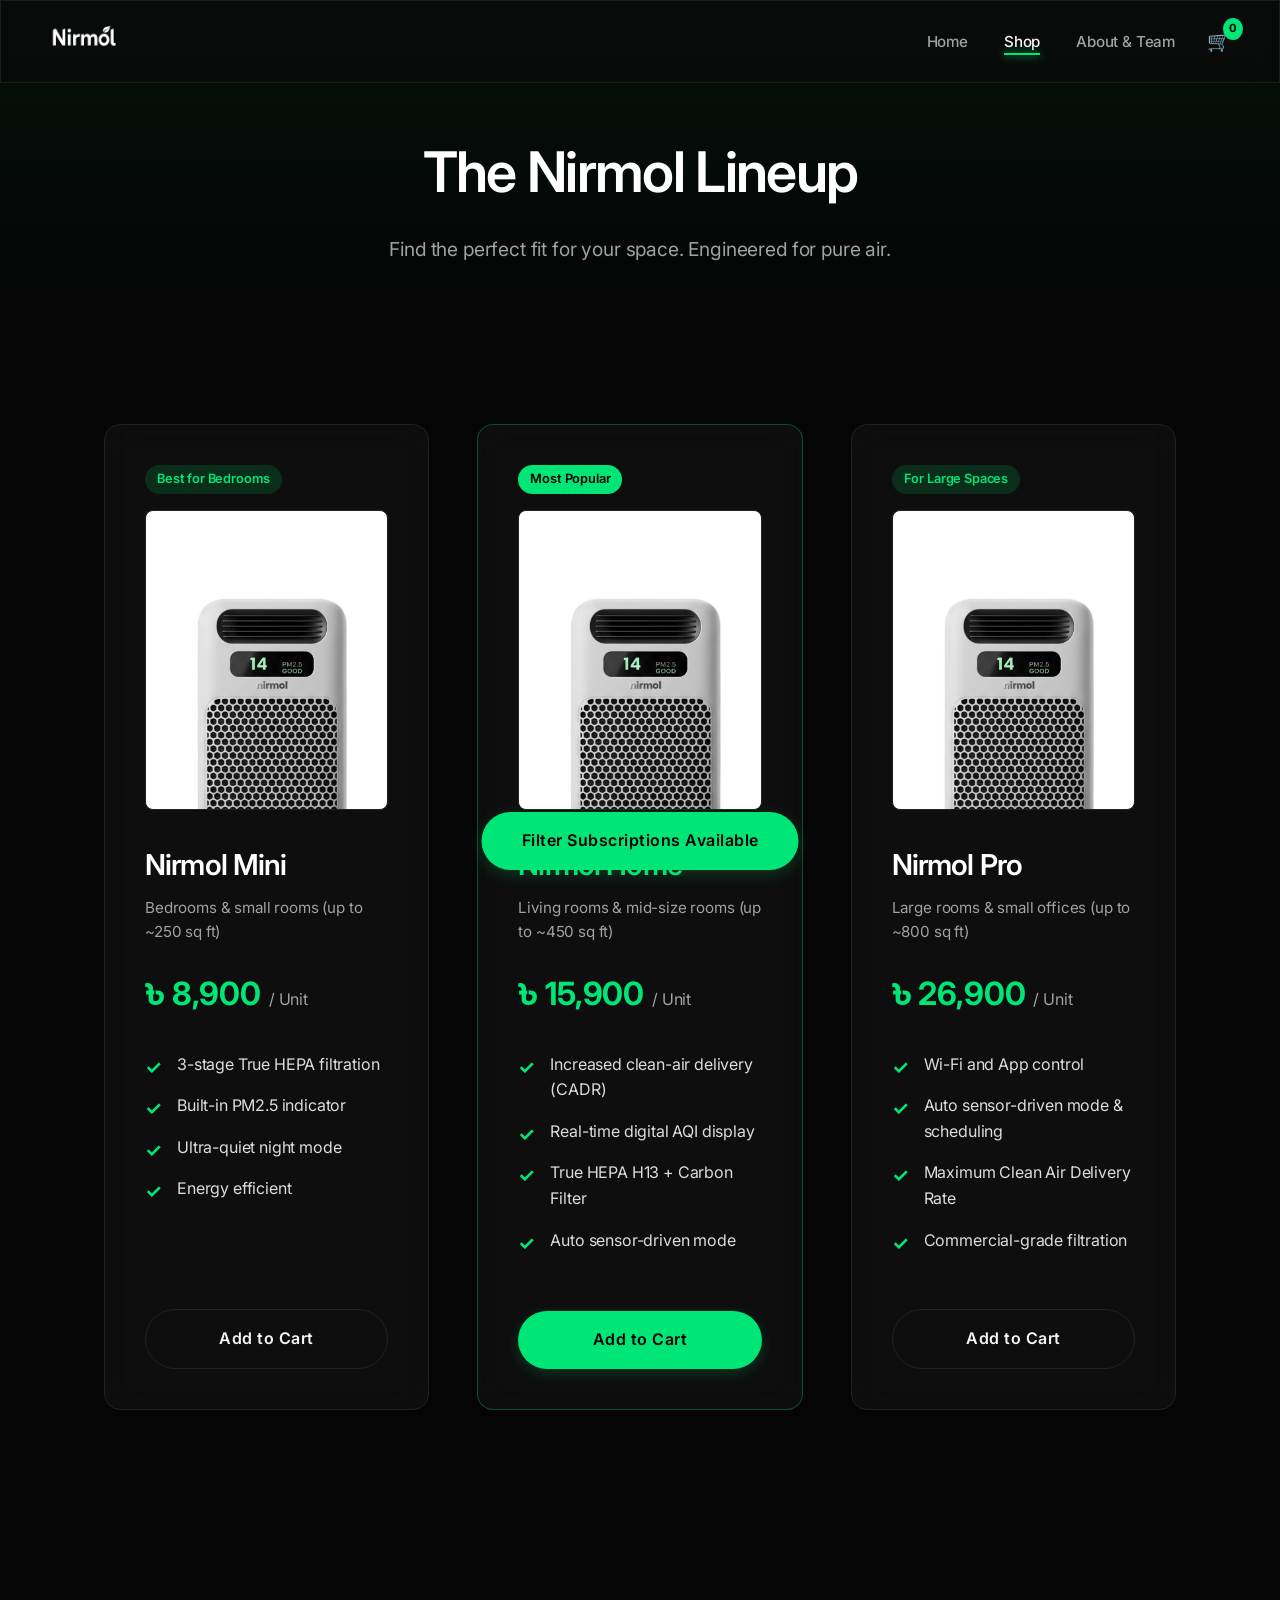
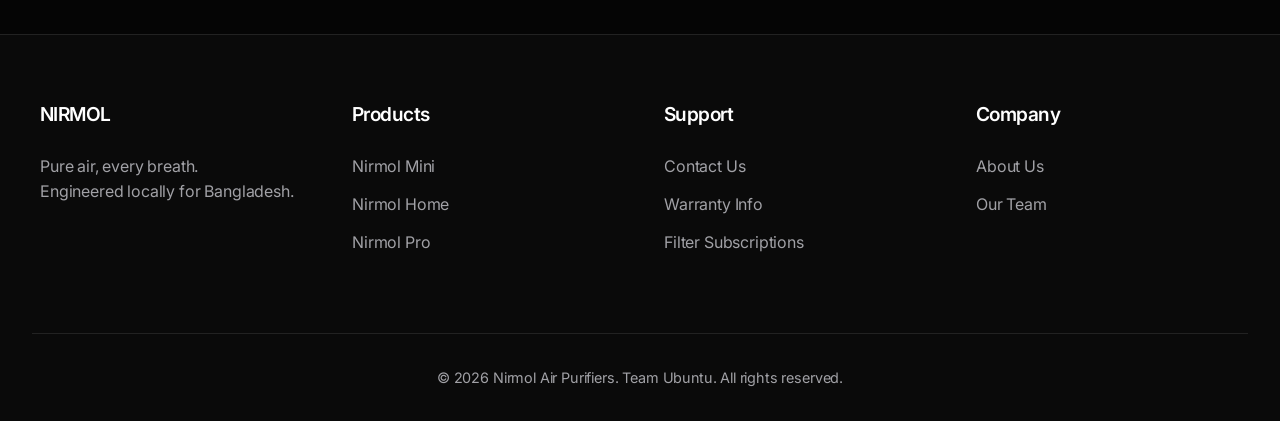
<file: shop.html>
<!DOCTYPE html>
<html lang="en">

<head>
    <meta charset="UTF-8">
    <meta name="viewport" content="width=device-width, initial-scale=1.0">
    <title>Shop | Nirmol Air Purifiers</title>
    <link rel="preconnect" href="https://fonts.googleapis.com">
    <link rel="preconnect" href="https://fonts.gstatic.com" crossorigin>
    <link
        href="https://fonts.googleapis.com/css2?family=Hind+Siliguri:wght@400;600;700&family=Inter:wght@400;500;700&display=swap"
        rel="stylesheet">
    <link rel="stylesheet" href="css/styles.css">
    <style>
        .page-header {
            text-align: center;
            padding: 8rem 2rem 4rem;
            background: linear-gradient(180deg, rgba(0, 230, 118, 0.05) 0%, transparent 100%);
        }

        .products-section {
            padding: 2rem 2rem 6rem;
            max-width: 1200px;
            margin: 0 auto;
        }

        .product-grid {
            display: grid;
            grid-template-columns: repeat(auto-fit, minmax(min(320px, 100%), 1fr));
            gap: 3rem;
            max-width: 1200px;
            margin: 4rem auto;
            padding: 0 2rem;
        }

        .product-card {
            background-color: var(--color-card-bg);
            border: 1px solid var(--color-border);
            border-radius: 16px;
            padding: 2.5rem;
            display: flex;
            flex-direction: column;
            transition: transform var(--transition-speed), box-shadow var(--transition-speed);
        }

        .product-card:hover {
            transform: translateY(-12px);
            border-color: var(--color-primary-green);
            box-shadow: 0 20px 40px rgba(0, 230, 118, 0.1);
        }

        .product-image {
            width: 100%;
            height: 300px;
            margin-bottom: 2rem;
            border-radius: 8px;
        }

        .product-title {
            font-size: 1.8rem;
            margin-bottom: 0.5rem;
        }

        .product-subtitle {
            font-size: 0.95rem;
            color: var(--color-text-muted);
            margin-bottom: 1.5rem;
            min-height: 45px;
        }

        .product-price {
            font-size: 2rem;
            font-weight: 700;
            color: var(--color-primary-green);
            margin-bottom: 2rem;
            display: flex;
            align-items: baseline;
            gap: 0.5rem;
        }

        .product-price span {
            font-size: 1rem;
            color: var(--color-text-muted);
            font-weight: 400;
        }

        .product-features {
            list-style: none;
            padding: 0;
            margin-bottom: 2.5rem;
            flex-grow: 1;
        }

        .product-features li {
            margin-bottom: 1rem;
            padding-left: 2rem;
            position: relative;
            color: #ddd;
        }

        .product-features li::before {
            content: '✓';
            position: absolute;
            left: 0;
            color: var(--color-primary-green);
            font-weight: bold;
            font-size: 1.2rem;
        }

        .badge {
            display: inline-block;
            background: rgba(0, 230, 118, 0.15);
            color: var(--color-primary-green);
            padding: 4px 12px;
            border-radius: 20px;
            font-size: 0.8rem;
            font-weight: 600;
            margin-bottom: 1rem;
            align-self: flex-start;
        }
    </style>
</head>

<body class="dark-theme">

    <!-- Navigation -->
    <nav class="glass">
        <a href="index.html" class="logo">
            <img src="assets/logo.png" alt="Nirmol" style="aspect-ratio: 2/1; object-fit: contain;">
        </a>
        <a href="cart.html" class="cart-icon">🛒 <span id="cart-count">0</span></a>
        <button class="menu-toggle" id="menu-toggle">☰</button>
        <div class="nav-links" id="nav-links">
            <a href="index.html">Home</a>
            <a href="shop.html" class="active">Shop</a>
            <a href="about.html">About & Team</a>
        </div>
    </nav>

    <main>
        <div class="page-header reveal">
            <h1 style="font-size: 3.5rem; margin-bottom: 1rem;">The Nirmol Lineup</h1>
            <p class="text-muted" style="font-size: 1.2rem;">Find the perfect fit for your space. Engineered for pure
                air.</p>
        </div>

        <section class="products-section">
            <div class="product-grid">

                <!-- Nirmol Mini -->
                <div class="product-card glass reveal" style="transition-delay: 0.1s;">
                    <div class="badge">Best for Bedrooms</div>
                    <img src="assets/product.png" alt="Nirmol Mini" class="product-image"
                        style="width: 100%; object-fit: cover; border: 1px solid var(--color-border); background-color: #fff;">
                    <h2 class="product-title">Nirmol Mini</h2>
                    <p class="product-subtitle">Bedrooms & small rooms (up to ~250 sq ft)</p>
                    <div class="product-price">৳ 8,900 <span>/ Unit</span></div>
                    <ul class="product-features">
                        <li>3-stage True HEPA filtration</li>
                        <li>Built-in PM2.5 indicator</li>
                        <li>Ultra-quiet night mode</li>
                        <li>Energy efficient</li>
                    </ul>
                    <a href="#" class="magnetic-btn secondary add-to-cart" data-id="nirmol-mini" data-name="Nirmol Mini"
                        data-price="8900" style="width: 100%;">Add to Cart</a>
                </div>

                <!-- Nirmol Home -->
                <div class="product-card glass reveal"
                    style="border-color: rgba(0, 230, 118, 0.3); transition-delay: 0.2s;">
                    <div class="badge" style="background: var(--color-primary-green); color: #000;">Most Popular</div>
                    <img src="assets/product.png" alt="Nirmol Home" class="product-image"
                        style="width: 100%; object-fit: cover; border: 1px solid var(--color-border); background-color: #fff;">
                    <h2 class="product-title text-green">Nirmol Home</h2>
                    <p class="product-subtitle">Living rooms & mid-size rooms (up to ~450 sq ft)</p>
                    <div class="product-price">৳ 15,900 <span>/ Unit</span></div>
                    <ul class="product-features">
                        <li>Increased clean-air delivery (CADR)</li>
                        <li>Real-time digital AQI display</li>
                        <li>True HEPA H13 + Carbon Filter</li>
                        <li>Auto sensor-driven mode</li>
                    </ul>
                    <a href="#" class="magnetic-btn add-to-cart" data-id="nirmol-home" data-name="Nirmol Home"
                        data-price="15900" style="width: 100%;">Add to Cart</a>
                </div>

                <!-- Nirmol Pro -->
                <div class="product-card glass reveal" style="transition-delay: 0.3s;">
                    <div class="badge">For Large Spaces</div>
                    <img src="assets/product.png" alt="Nirmol Pro" class="product-image"
                        style="width: 100%; object-fit: cover; border: 1px solid var(--color-border); background-color: #fff;">
                    <h2 class="product-title">Nirmol Pro</h2>
                    <p class="product-subtitle">Large rooms & small offices (up to ~800 sq ft)</p>
                    <div class="product-price">৳ 26,900 <span>/ Unit</span></div>
                    <ul class="product-features">
                        <li>Wi-Fi and App control</li>
                        <li>Auto sensor-driven mode & scheduling</li>
                        <li>Maximum Clean Air Delivery Rate</li>
                        <li>Commercial-grade filtration</li>
                    </ul>
                    <a href="#" class="magnetic-btn secondary add-to-cart" data-id="nirmol-pro" data-name="Nirmol Pro"
                        data-price="26900" style="width: 100%;">Add to Cart</a>
                </div>

            </div>
        </section>
    </main>

    <!-- Footer -->
    <footer>
        <div class="footer-grid">
            <div class="footer-col">
                <h4 class="text-green">NIRMOL</h4>
                <p>Pure air, every breath.<br>Engineered locally for Bangladesh.</p>
            </div>
            <div class="footer-col">
                <h4>Products</h4>
                <a href="shop.html">Nirmol Mini</a>
                <a href="shop.html">Nirmol Home</a>
                <a href="shop.html">Nirmol Pro</a>
            </div>
            <div class="footer-col">
                <h4>Support</h4>
                <a href="#">Contact Us</a>
                <a href="#">Warranty Info</a>
                <a href="#">Filter Subscriptions</a>
            </div>
            <div class="footer-col">
                <h4>Company</h4>
                <a href="about.html">About Us</a>
                <a href="about.html">Our Team</a>
            </div>
        </div>
        <div class="footer-bottom">
            &copy; 2026 Nirmol Air Purifiers. Team Ubuntu. All rights reserved.
        </div>
    </footer>

    <!-- Sticky CTA -->
    <a href="shop.html" class="sticky-cta magnetic-btn">Filter Subscriptions Available</a>

    <script>
        document.addEventListener('DOMContentLoaded', () => {
            const reveals = document.querySelectorAll('.reveal');
            const revealOnScroll = () => {
                const windowHeight = window.innerHeight;
                reveals.forEach(reveal => {
                    const revealTop = reveal.getBoundingClientRect().top;
                    const revealPoint = 100;
                    if (revealTop < windowHeight - revealPoint) {
                        reveal.classList.add('visible');
                    }
                });
            };
            window.addEventListener('scroll', revealOnScroll);
            revealOnScroll();
        });
    </script>
    <script src="js/cart.js"></script>
</body>

</html>
</file>
<file: css/styles.css>
/* css/styles.css - Premium Overhaul */
:root {
  /* Colors */
  --color-primary-green: #00e676; /* Emerald/Neon Green */
  --color-primary-green-dark: #00c853;
  --color-bg: #050505; /* Deep, rich black */
  --color-bg-alt: #0a0a0a;
  --color-text: #f5f5f7;
  --color-text-muted: #a1a1a6;
  --color-border: #222222;
  --color-card-bg: rgba(20, 20, 20, 0.6);
  --glass-bg: rgba(10, 10, 10, 0.7);
  
  /* Fonts */
  --font-primary: 'Inter', system-ui, -apple-system, sans-serif;
  --font-bangla: 'Hind Siliguri', sans-serif;
  
  /* Utilities */
  --transition-speed: 0.4s;
}

/* Reset & Basics */
* {
  box-sizing: border-box;
  margin: 0;
  padding: 0;
}

body {
  font-family: var(--font-primary), var(--font-bangla);
  background-color: var(--color-bg);
  color: var(--color-text);
  line-height: 1.6;
  overflow-x: hidden;
  letter-spacing: -0.01em;
}

h1, h2, h3, h4, h5, h6 {
  font-weight: 600;
  letter-spacing: -0.03em;
  color: #ffffff;
}

/* Typography Utilities */
.text-green { color: var(--color-primary-green); }
.bg-green { background-color: var(--color-primary-green); }
.text-center { text-align: center; }
.text-muted { color: var(--color-text-muted); }
.font-bangla { font-family: var(--font-bangla); }

/* Layout Utilities */
.container {
  max-width: 1200px;
  margin: 0 auto;
  padding: 0 2rem;
}
.section-padding {
  padding: 6rem 0;
}

/* Glassmorphism */
.glass {
  background: var(--glass-bg);
  backdrop-filter: blur(16px);
  -webkit-backdrop-filter: blur(16px);
  border: 1px solid rgba(255, 255, 255, 0.08);
}

/* Cart Icon */
.cart-icon {
  position: relative;
  font-size: 1.2rem;
  margin-left: 2rem;
  text-decoration: none;
  color: var(--color-text);
  order: 2;
}
#cart-count {
  position: absolute;
  top: -8px;
  right: -12px;
  background-color: var(--color-primary-green);
  color: #000;
  font-size: 0.7rem;
  font-weight: 700;
  padding: 2px 6px;
  border-radius: 50%;
}

/* Navigation */
nav {
  display: flex;
  align-items: center;
  padding: 1.2rem 3rem;
  position: fixed;
  width: 100%;
  top: 0;
  z-index: 1000;
  border-bottom: 1px solid var(--color-border);
}

.logo {
  margin-right: auto;
  text-decoration: none;
}

.nav-links {
  order: 1;
}

.nav-links a {
  margin-left: 2rem;
  text-decoration: none;
  color: var(--color-text-muted);
  font-weight: 500;
  font-size: 0.95rem;
  transition: color var(--transition-speed);
}
.nav-links a:hover {
  color: var(--color-text);
}
.nav-links a.active {
  color: var(--color-text);
  position: relative;
}
.nav-links a.active::after {
  content: '';
  position: absolute;
  bottom: -4px;
  left: 0;
  width: 100%;
  height: 2px;
  background-color: var(--color-primary-green);
  box-shadow: 0 0 8px var(--color-primary-green);
}

.logo img {
  height: 35px;
}

/* Magnetic Button Base */
.magnetic-btn {
  display: inline-flex;
  align-items: center;
  justify-content: center;
  padding: 1rem 2.5rem;
  background-color: var(--color-primary-green);
  color: #000;
  text-decoration: none;
  border-radius: 50px;
  font-weight: 600;
  letter-spacing: 0.5px;
  border: none;
  cursor: pointer;
  transition: transform 0.1s ease-out, background-color var(--transition-speed), box-shadow var(--transition-speed);
  box-shadow: 0 4px 15px rgba(0, 230, 118, 0.2);
}
.magnetic-btn:hover {
  box-shadow: 0 8px 25px rgba(0, 230, 118, 0.4);
  background-color: var(--color-primary-green-dark);
}
.magnetic-btn.secondary {
  background-color: transparent;
  border: 1px solid var(--color-border);
  color: var(--color-text);
  box-shadow: none;
}
.magnetic-btn.secondary:hover {
  border-color: var(--color-text);
  background-color: rgba(255, 255, 255, 0.05);
}

/* Live AQI Widget */
.aqi-widget {
  position: fixed;
  top: 90px;
  right: 30px;
  background-color: rgba(255, 40, 40, 0.9);
  color: white;
  padding: 0.6rem 1.2rem;
  border-radius: 50px;
  font-weight: 600;
  font-size: 0.85rem;
  letter-spacing: 1px;
  z-index: 999;
  animation: pulse-soft 3s infinite;
  box-shadow: 0 0 15px rgba(255, 40, 40, 0.4);
  backdrop-filter: blur(5px);
}

@keyframes pulse-soft {
  0% { transform: scale(1); box-shadow: 0 0 15px rgba(255, 40, 40, 0.4); }
  50% { transform: scale(1.02); box-shadow: 0 0 25px rgba(255, 40, 40, 0.6); }
  100% { transform: scale(1); box-shadow: 0 0 15px rgba(255, 40, 40, 0.4); }
}

/* Sticky CTA */
.sticky-cta {
  position: fixed;
  bottom: 30px;
  left: 50%;
  transform: translateX(-50%);
  z-index: 999;
}

/* Scroll Reveals */
.reveal {
  opacity: 0;
  transform: translateY(40px);
  transition: opacity 1s cubic-bezier(0.16, 1, 0.3, 1), transform 1s cubic-bezier(0.16, 1, 0.3, 1);
}
.reveal.visible {
  opacity: 1;
  transform: translateY(0);
}

/* Image Placeholder */
.img-placeholder {
  width: 100%;
  height: 100%;
  background: linear-gradient(135deg, #111, #222);
  border-radius: 12px;
  display: flex;
  align-items: center;
  justify-content: center;
  color: var(--color-text-muted);
  font-size: 1.2rem;
  font-weight: 500;
  border: 1px solid var(--color-border);
  min-height: 250px;
}

/* Mobile Menu Icon */
.menu-toggle {
  display: none;
  font-size: 1.8rem;
  color: var(--color-text);
  cursor: pointer;
  background: none;
  border: none;
  line-height: 1;
}

/* Mobile Responsiveness */
@media (max-width: 1024px) {
  .container { padding: 0 1.5rem; }
  .section-padding { padding: 4rem 0; }
  h1 { font-size: 3rem; }
}

@media (max-width: 768px) {
  nav { padding: 1rem 1.5rem; flex-wrap: wrap; }
  .menu-toggle { display: block; order: 2; }
  .cart-icon { order: 1; margin-left: auto; margin-right: 1.5rem; }
  
  .nav-links {
    display: none;
    width: 100%;
    flex-direction: column;
    padding-top: 1.5rem;
    margin-top: 1rem;
    border-top: 1px solid var(--color-border);
    order: 3;
  }
  .nav-links.show { display: flex; }
  .nav-links a {
    margin-left: 0;
    margin-bottom: 1.5rem;
    font-size: 1.1rem;
  }
  
  .sticky-cta { width: 90%; text-align: center; }
  .aqi-widget { top: auto; bottom: 90px; right: 20px; font-size: 0.75rem; }
}

/* Custom Footer */
footer {
  background-color: var(--color-bg-alt);
  border-top: 1px solid var(--color-border);
  padding: 4rem 2rem 2rem;
  margin-top: 4rem;
}
.footer-grid {
  display: grid;
  grid-template-columns: repeat(auto-fit, minmax(250px, 1fr));
  gap: 3rem;
  max-width: 1200px;
  margin: 0 auto;
}
.footer-col h4 {
  font-size: 1.2rem;
  margin-bottom: 1.5rem;
  color: #fff;
}
.footer-col p, .footer-col a {
  color: var(--color-text-muted);
  text-decoration: none;
  margin-bottom: 0.8rem;
  display: block;
  transition: color var(--transition-speed);
}
.footer-col a:hover {
  color: var(--color-primary-green);
}
.footer-bottom {
  text-align: center;
  margin-top: 4rem;
  padding-top: 2rem;
  border-top: 1px solid var(--color-border);
  color: var(--color-text-muted);
  font-size: 0.9rem;
}
</file>
